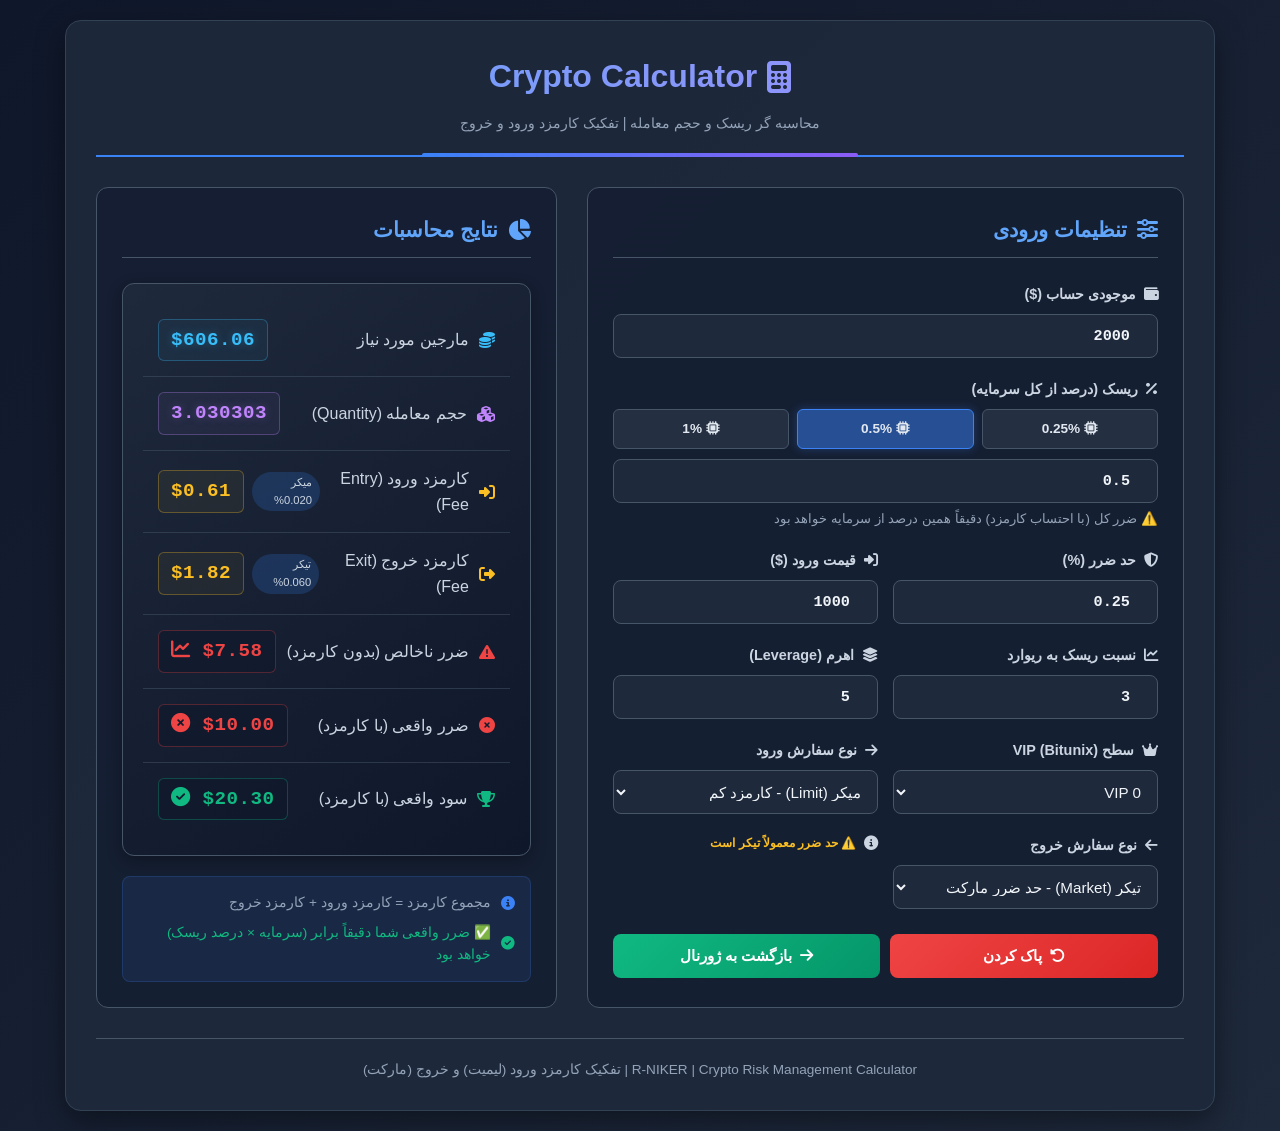
<file: Bob/index.html>
<!DOCTYPE html>
<html lang="fa" dir="rtl">
<head>
    <meta charset="UTF-8">
    <meta name="viewport" content="width=device-width, initial-scale=1.0">
    <title>Crypto Calculator</title>

    <!-- Apple Web App Mode -->
    <meta name="apple-mobile-web-app-capable" content="yes">
    <meta name="apple-mobile-web-app-title" content="Crypto Journal">
    <meta name="apple-mobile-web-app-status-bar-style" content="black-translucent">

    <!-- Apple Touch Icon -->
    <link rel="apple-touch-icon" href="apple-touch-icon.png">

    <!-- Safari macOS favicon -->
    <link rel="icon" type="image/svg+xml" href="./Ton/favicon.svg">
    <link rel="icon" type="image/png" sizes="96x96" href="./Ton/favicon-96x96.png">

    <!-- Safari theme -->
    <meta name="theme-color" content="#0f172a">

    <!-- Font Awesome -->
    <link rel="stylesheet" href="https://cdnjs.cloudflare.com/ajax/libs/font-awesome/6.4.0/css/all.min.css">
    <style>
        * {
            margin: 0;
            padding: 0;
            box-sizing: border-box;
            font-family: 'Segoe UI', Tahoma, Geneva, Verdana, sans-serif;
        }
        
        body {
            background: linear-gradient(135deg, #0f172a 0%, #1e293b 100%);
            color: #f1f5f9;
            line-height: 1.6;
            min-height: 100vh;
            display: flex;
            justify-content: center;
            align-items: center;
            padding: 20px;
        }
        
        .container {
            width: 1150px;
            background-color: rgba(30, 41, 59, 0.95);
            border-radius: 16px;
            box-shadow: 0 10px 30px rgba(0, 0, 0, 0.4);
            padding: 30px;
            border: 1px solid #334155;
        }
        
        header {
            text-align: center;
            margin-bottom: 30px;
            padding-bottom: 20px;
            border-bottom: 2px solid #3b82f6;
            position: relative;
        }
        
        header::after {
            content: '';
            position: absolute;
            bottom: -2px;
            left: 30%;
            width: 40%;
            height: 4px;
            background: linear-gradient(90deg, #3b82f6, #8b5cf6);
            border-radius: 2px;
        }
        
        h1 {
            color: #60a5fa;
            font-size: 2rem;
            margin-bottom: 10px;
            background: linear-gradient(90deg, #60a5fa, #a78bfa);
            -webkit-background-clip: text;
            -webkit-text-fill-color: transparent;
            display: flex;
            align-items: center;
            justify-content: center;
            gap: 10px;
        }
        
        .subtitle {
            color: #94a3b8;
            font-size: 0.9rem;
        }
        
        .main-content {
            display: flex;
            gap: 30px;
            flex-wrap: wrap;
        }
        
        .inputs-section {
            flex: 1.2;
            background: rgba(15, 23, 42, 0.5);
            border-radius: 12px;
            padding: 25px;
            border: 1px solid #475569;
        }
        
        .results-section {
            flex: 0.9;
            background: rgba(15, 23, 42, 0.5);
            border-radius: 12px;
            padding: 25px;
            border: 1px solid #475569;
            display: flex;
            flex-direction: column;
        }
        
        .section-title {
            color: #60a5fa;
            font-size: 1.3rem;
            margin-bottom: 25px;
            padding-bottom: 10px;
            border-bottom: 1px solid #475569;
            display: flex;
            align-items: center;
            gap: 10px;
        }
        
        .input-group {
            margin-bottom: 20px;
        }
        
        label {
            display: flex;
            align-items: center;
            gap: 8px;
            margin-bottom: 8px;
            color: #cbd5e1;
            font-weight: 600;
            font-size: 0.9rem;
        }
        
        input, select {
            width: 100%;
            padding: 12px;
            background-color: #1e293b;
            border: 1px solid #475569;
            border-radius: 8px;
            font-size: 0.95rem;
            color: #f1f5f9;
            transition: all 0.3s;
            height: 44px;
        }
        
        select {
            cursor: pointer;
        }
        
        select option {
            background-color: #1e293b;
        }
        
        input:focus, select:focus {
            outline: none;
            border-color: #3b82f6;
            box-shadow: 0 0 0 3px rgba(59, 130, 246, 0.2);
        }
        
        input[type="number"] {
            font-family: 'Courier New', monospace;
            font-weight: 600;
            direction: ltr;
            text-align: right;
        }
        
        .row {
            display: flex;
            gap: 15px;
            margin-bottom: 20px;
        }
        
        .row .input-group {
            flex: 1;
            margin-bottom: 0;
        }
        
        .risk-buttons {
            display: flex;
            gap: 8px;
            margin-top: 8px;
        }
        
        .risk-btn {
            flex: 1;
            padding: 10px;
            background: rgba(71, 85, 105, 0.3);
            border: 1px solid #475569;
            border-radius: 6px;
            color: #e2e8f0;
            cursor: pointer;
            font-size: 0.85rem;
            font-weight: 600;
            transition: all 0.2s;
            height: 40px;
        }
        
        .risk-btn:hover {
            background: rgba(59, 130, 246, 0.3);
            border-color: #3b82f6;
            transform: translateY(-2px);
        }
        
        .risk-btn-active {
            background: rgba(59, 130, 246, 0.5);
            border-color: #3b82f6;
            box-shadow: 0 0 10px rgba(59, 130, 246, 0.3);
        }
        
        .action-buttons {
            display: flex;
            gap: 10px;
            margin-top: 25px;
        }
        
        .btn {
            flex: 1;
            padding: 12px;
            border: none;
            border-radius: 8px;
            font-size: 0.95rem;
            font-weight: 600;
            cursor: pointer;
            transition: all 0.3s;
            display: flex;
            align-items: center;
            justify-content: center;
            gap: 8px;
            height: 44px;
        }
        
        .btn-primary {
            background: linear-gradient(135deg, #3b82f6, #6366f1);
            color: white;
        }
        
        .btn-primary:hover {
            background: linear-gradient(135deg, #2563eb, #4f46e5);
            transform: translateY(-2px);
            box-shadow: 0 5px 15px rgba(59, 130, 246, 0.3);
        }
        
        .btn-danger {
            background: linear-gradient(135deg, #ef4444, #dc2626);
            color: white;
        }
        
        .btn-danger:hover {
            background: linear-gradient(135deg, #dc2626, #b91c1c);
            transform: translateY(-2px);
            box-shadow: 0 5px 15px rgba(239, 68, 68, 0.3);
        }
        
        .btn-success {
            background: linear-gradient(135deg, #10b981, #059669);
            color: white;
        }
        
        .btn-success:hover {
            background: linear-gradient(135deg, #059669, #047857);
            transform: translateY(-2px);
            box-shadow: 0 5px 15px rgba(16, 185, 129, 0.3);
        }
        
        .result-card {
            background: linear-gradient(145deg, #1e293b, #0f172a);
            border-radius: 12px;
            padding: 20px;
            border: 1px solid #475569;
            box-shadow: 0 5px 15px rgba(0, 0, 0, 0.3);
        }
        
        .result-item {
            display: flex;
            justify-content: space-between;
            align-items: center;
            padding: 15px;
            border-bottom: 1px solid rgba(71, 85, 105, 0.5);
        }
        
        .result-item:last-child {
            border-bottom: none;
        }
        
        .result-label {
            color: #cbd5e1;
            font-size: 1rem;
            display: flex;
            align-items: center;
            gap: 10px;
        }
        
        .result-value {
            font-family: 'Courier New', monospace;
            font-weight: 800;
            font-size: 1.2rem;
            direction: ltr;
            text-align: left;
            transition: all 0.3s ease;
            padding: 5px 12px;
            border-radius: 6px;
            background: rgba(15, 23, 42, 0.5);
            letter-spacing: 0.5px;
        }
        
        .profit {
            color: #10b981;
            border: 1px solid rgba(16, 185, 129, 0.3);
        }
        
        .loss {
            color: #ef4444;
            border: 1px solid rgba(239, 68, 68, 0.3);
        }
        
        .margin-blue {
            color: #38bdf8;
            border: 1px solid rgba(56, 189, 248, 0.3);
            text-shadow: 0 0 10px rgba(56, 189, 248, 0.3);
            background: rgba(56, 189, 248, 0.05);
        }
        
        .quantity-purple {
            color: #c084fc;
            border: 1px solid rgba(192, 132, 252, 0.3);
            text-shadow: 0 0 10px rgba(192, 132, 252, 0.3);
            background: rgba(192, 132, 252, 0.05);
        }
        
        .fee-yellow {
            color: #fbbf24;
            border: 1px solid rgba(251, 191, 36, 0.3);
            background: rgba(251, 191, 36, 0.05);
        }
        
        @keyframes fadeChange {
            0% { opacity: 0.5; transform: scale(0.95); }
            50% { opacity: 1; transform: scale(1.05); }
            100% { opacity: 1; transform: scale(1); }
        }
        
        .value-animate {
            animation: fadeChange 0.3s ease;
        }
        
        .glow-profit {
            box-shadow: 0 0 15px #10b981;
        }
        
        .glow-loss {
            box-shadow: 0 0 15px #ef4444;
        }
        
        .glow-blue {
            box-shadow: 0 0 15px #38bdf8;
        }
        
        .glow-purple {
            box-shadow: 0 0 15px #c084fc;
        }
        
        .badge {
            display: inline-block;
            background: rgba(59, 130, 246, 0.2);
            padding: 2px 8px;
            border-radius: 20px;
            font-size: 0.7rem;
            margin-left: 8px;
        }
        
        footer {
            text-align: center;
            margin-top: 30px;
            padding-top: 20px;
            border-top: 1px solid #475569;
            color: #94a3b8;
            font-size: 0.85rem;
        }
    </style>
</head>
<body>
    <div class="container">
        <header>
            <h1>
                <i class="fas fa-calculator"></i>
                Crypto Calculator
            </h1>
            <p class="subtitle">محاسبه گر ریسک و حجم معامله | تفکیک کارمزد ورود و خروج</p>
        </header>
        
        <div class="main-content">
            <div class="inputs-section">
                <h2 class="section-title">
                    <i class="fas fa-sliders-h"></i>
                    تنظیمات ورودی
                </h2>
                
                <div class="input-group">
                    <label>
                        <i class="fas fa-wallet"></i>
                        موجودی حساب ($)
                    </label>
                    <input type="number" id="capital" value="2000" step="0.01" min="0" inputmode="decimal">
                </div>
                
                <div class="input-group">
                    <label>
                        <i class="fas fa-percentage"></i>
                        ریسک (درصد از کل سرمایه)
                    </label>
                    <div class="risk-buttons">
                        <button class="risk-btn" data-risk="0.25" onclick="setRiskPercent(0.25)">
                            <i class="fas fa-microchip"></i> 0.25%
                        </button>
                        <button class="risk-btn" data-risk="0.5" onclick="setRiskPercent(0.5)">
                            <i class="fas fa-microchip"></i> 0.5%
                        </button>
                        <button class="risk-btn" data-risk="1" onclick="setRiskPercent(1)">
                            <i class="fas fa-microchip"></i> 1%
                        </button>
                    </div>
                    <input type="number" id="riskPercent" value="0.5" step="0.1" min="0" style="margin-top: 10px;" inputmode="decimal">
                    <small style="color:#94a3b8; display:block; margin-top:5px;">⚠️ ضرر کل (با احتساب کارمزد) دقیقاً همین درصد از سرمایه خواهد بود</small>
                </div>
                
                <div class="row">
                    <div class="input-group">
                        <label>
                            <i class="fas fa-shield-alt"></i>
                            حد ضرر (%)
                        </label>
                        <input type="number" id="stop" value="0.25" step="0.01" min="0" inputmode="decimal">
                    </div>
                    
                    <div class="input-group">
                        <label>
                            <i class="fas fa-sign-in-alt"></i>
                            قیمت ورود ($)
                        </label>
                        <input type="number" id="entry" value="1000" step="0.01" min="0" inputmode="decimal">
                    </div>
                </div>
                
                <div class="row">
                    <div class="input-group">
                        <label>
                            <i class="fas fa-chart-line"></i>
                            نسبت ریسک به ریوارد
                        </label>
                        <input type="number" id="rr" value="3" step="0.1" min="0" inputmode="decimal">
                    </div>
                    
                    <div class="input-group">
                        <label>
                            <i class="fas fa-layer-group"></i>
                            اهرم (Leverage)
                        </label>
                        <input type="number" id="leverage" value="5" step="1" min="1" inputmode="decimal">
                    </div>
                </div>
                
                <div class="row">
                    <div class="input-group">
                        <label>
                            <i class="fas fa-crown"></i>
                            سطح VIP (Bitunix)
                        </label>
                        <select id="vipLevel">
                            <option value="vip0">VIP 0</option>
                            <option value="vip1">VIP 1</option>
                            <option value="vip2">VIP 2</option>
                            <option value="vip3">VIP 3</option>
                            <option value="vip4">VIP 4</option>
                            <option value="vip5">VIP 5</option>
                            <option value="vip6">VIP 6</option>
                            <option value="vip7">VIP 7</option>
                        </select>
                    </div>
                    
                    <div class="input-group">
                        <label>
                            <i class="fas fa-arrow-right"></i>
                            نوع سفارش ورود
                        </label>
                        <select id="entryOrderType">
                            <option value="maker" selected>میکر (Limit) - کارمزد کم</option>
                            <option value="taker">تیکر (Market) - کارمزد زیاد</option>
                        </select>
                    </div>
                </div>
                
                <div class="row">
                    <div class="input-group">
                        <label>
                            <i class="fas fa-arrow-left"></i>
                            نوع سفارش خروج
                        </label>
                        <select id="exitOrderType">
                            <option value="maker">میکر (Limit) - حد سود لیمیت</option>
                            <option value="taker" selected>تیکر (Market) - حد ضرر مارکت</option>
                        </select>
                    </div>
                    <div class="input-group">
                        <label>
                            <i class="fas fa-info-circle"></i>
                            <span id="exitHint" style="color:#fbbf24; font-size:0.75rem;">⚠️ حد ضرر معمولاً تیکر است</span>
                        </label>
                        <div style="height:44px;"></div>
                    </div>
                </div>
                
                <div class="action-buttons">
                    <button class="btn btn-danger" onclick="resetAll()">
                        <i class="fas fa-undo-alt"></i>
                        پاک کردن
                    </button>
                    <button class="btn btn-success" onclick="goToJournal()">
                        <i class="fas fa-arrow-right"></i>
                        بازگشت به ژورنال
                    </button>
                </div>
            </div>
            
            <div class="results-section">
                <h2 class="section-title">
                    <i class="fas fa-chart-pie"></i>
                    نتایج محاسبات
                </h2>
                
                <div class="result-card">
                    <div class="result-item">
                        <span class="result-label">
                            <i class="fas fa-coins" style="color: #38bdf8;"></i>
                            مارجین مورد نیاز
                        </span>
                        <span class="result-value margin-blue" id="margin-value">$0.00</span>
                    </div>
                    
                    <div class="result-item">
                        <span class="result-label">
                            <i class="fas fa-cubes" style="color: #c084fc;"></i>
                            حجم معامله (Quantity)
                        </span>
                        <span class="result-value quantity-purple" id="quantity-value">0.000000</span>
                    </div>
                    
                    <div class="result-item">
                        <span class="result-label">
                            <i class="fas fa-sign-in-alt" style="color: #fbbf24;"></i>
                            کارمزد ورود (Entry Fee)
                            <span class="badge" id="entryFeeBadge">میکر 0.02%</span>
                        </span>
                        <span class="result-value fee-yellow" id="entry-fee">$0.00</span>
                    </div>
                    
                    <div class="result-item">
                        <span class="result-label">
                            <i class="fas fa-sign-out-alt" style="color: #fbbf24;"></i>
                            کارمزد خروج (Exit Fee)
                            <span class="badge" id="exitFeeBadge">تیکر 0.06%</span>
                        </span>
                        <span class="result-value fee-yellow" id="exit-fee">$0.00</span>
                    </div>
                    
                    <div class="result-item">
                        <span class="result-label">
                            <i class="fas fa-exclamation-triangle" style="color: #ef4444;"></i>
                            ضرر ناخالص (بدون کارمزد)
                        </span>
                        <span class="result-value loss" id="gross-loss">
                            <i class="fas fa-chart-line"></i> $0.00
                        </span>
                    </div>
                    
                    <div class="result-item">
                        <span class="result-label">
                            <i class="fas fa-times-circle" style="color: #ef4444;"></i>
                            ضرر واقعی (با کارمزد)
                        </span>
                        <span class="result-value loss" id="loss-value">
                            <i class="fas fa-times-circle"></i> $0.00
                        </span>
                    </div>
                    
                    <div class="result-item">
                        <span class="result-label">
                            <i class="fas fa-trophy" style="color: #10b981;"></i>
                            سود واقعی (با کارمزد)
                        </span>
                        <span class="result-value profit" id="profit-value">
                            <i class="fas fa-check-circle"></i> $0.00
                        </span>
                    </div>
                </div>
                
                <div style="margin-top: 20px; padding: 15px; background: rgba(59, 130, 246, 0.1); border-radius: 8px; border: 1px solid rgba(59, 130, 246, 0.2);">
                    <p style="display: flex; align-items: center; gap: 10px; color: #94a3b8; font-size: 0.85rem;">
                        <i class="fas fa-info-circle" style="color: #3b82f6;"></i>
                        مجموع کارمزد = کارمزد ورود + کارمزد خروج
                    </p>
                    <p style="display: flex; align-items: center; gap: 10px; color: #10b981; font-size: 0.85rem; margin-top: 8px;">
                        <i class="fas fa-check-circle" style="color: #10b981;"></i>
                        ✅ ضرر واقعی شما دقیقاً برابر (سرمایه × درصد ریسک) خواهد بود
                    </p>
                </div>
            </div>
        </div>
        
        <footer>
            <p>R-NIKER | Crypto Risk Management Calculator | تفکیک کارمزد ورود (لیمیت) و خروج (مارکت)</p>
        </footer>
    </div>

    <script>
        // دریافت کارمزد بر اساس سطح VIP و نوع سفارش (Bitunix Futures)
        function getFeeRate(vipLevel, orderType) {
            const feeRates = {
                'vip0': { maker: 0.0002, taker: 0.0006 },
                'vip1': { maker: 0.0002, taker: 0.0005 },
                'vip2': { maker: 0.00016, taker: 0.0005 },
                'vip3': { maker: 0.00014, taker: 0.0004 },
                'vip4': { maker: 0.00012, taker: 0.000375 },
                'vip5': { maker: 0.0001, taker: 0.00035 },
                'vip6': { maker: 0.00008, taker: 0.000315 },
                'vip7': { maker: 0.00006, taker: 0.0003 }
            };
            
            const rates = feeRates[vipLevel] || feeRates['vip0'];
            return orderType === 'maker' ? rates.maker : rates.taker;
        }
        
        function getFeePercentDisplay(vipLevel, orderType) {
            const rate = getFeeRate(vipLevel, orderType) * 100;
            return rate.toFixed(3) + '%';
        }
        
        function updateRiskButtonsActive(percent) {
            const buttons = document.querySelectorAll('.risk-btn');
            buttons.forEach(btn => {
                const btnRisk = parseFloat(btn.getAttribute('data-risk'));
                if (Math.abs(btnRisk - percent) < 0.01) {
                    btn.classList.add('risk-btn-active');
                } else {
                    btn.classList.remove('risk-btn-active');
                }
            });
        }
        
        function updateBadges() {
            const vipLevel = document.getElementById('vipLevel').value;
            const entryType = document.getElementById('entryOrderType').value;
            const exitType = document.getElementById('exitOrderType').value;
            
            const entryFeePercent = getFeePercentDisplay(vipLevel, entryType);
            const exitFeePercent = getFeePercentDisplay(vipLevel, exitType);
            
            const entryBadge = document.getElementById('entryFeeBadge');
            const exitBadge = document.getElementById('exitFeeBadge');
            
            entryBadge.innerHTML = (entryType === 'maker' ? 'میکر' : 'تیکر') + ' ' + entryFeePercent;
            exitBadge.innerHTML = (exitType === 'maker' ? 'میکر' : 'تیکر') + ' ' + exitFeePercent;
        }
        
        function moveCursorToEnd(element) {
            if (element && element.value) {
                const value = element.value;
                element.value = '';
                element.value = value;
            }
        }
        
        function fixDecimalInput(value) {
            if (value === '') return '';
            if (value.startsWith('.')) {
                return '0' + value;
            }
            return value;
        }
        
        document.addEventListener('DOMContentLoaded', function() {
            const fields = ['capital', 'riskPercent', 'stop', 'entry', 'rr', 'leverage', 'vipLevel', 'entryOrderType', 'exitOrderType'];
            
            fields.forEach(id => {
                const element = document.getElementById(id);
                const saved = localStorage.getItem('calc_' + id);
                
                if (saved !== null && element.tagName !== 'SELECT') {
                    element.value = saved;
                } else if (saved !== null && element.tagName === 'SELECT') {
                    element.value = saved;
                }
                
                if (element.tagName !== 'SELECT') {
                    element.addEventListener('click', function(e) {
                        moveCursorToEnd(this);
                    });
                    
                    element.addEventListener('touchstart', function(e) {
                        setTimeout(() => {
                            moveCursorToEnd(this);
                        }, 10);
                    });
                }
                
                element.addEventListener('input', function(e) {
                    if (element.tagName !== 'SELECT') {
                        let newValue = fixDecimalInput(e.target.value);
                        if (newValue !== e.target.value) {
                            e.target.value = newValue;
                        }
                        localStorage.setItem('calc_' + id, e.target.value);
                    } else {
                        localStorage.setItem('calc_' + id, e.target.value);
                    }
                    updateBadges();
                    calculate();
                });
                
                element.addEventListener('change', function(e) {
                    if (element.tagName === 'SELECT') {
                        localStorage.setItem('calc_' + id, e.target.value);
                    }
                    updateBadges();
                    calculate();
                });
                
                element.addEventListener('blur', function(e) {
                    if (element.tagName !== 'SELECT') {
                        let val = e.target.value;
                        if (val !== '' && !isNaN(val) && val !== '-') {
                            let num = parseFloat(val);
                            if (!isNaN(num)) {
                                e.target.value = num.toString();
                            }
                        }
                    }
                });
            });
            
            const riskPercentInput = document.getElementById('riskPercent');
            if (riskPercentInput) {
                riskPercentInput.addEventListener('input', function() {
                    const val = parseFloat(this.value) || 0;
                    updateRiskButtonsActive(val);
                });
            }
            
            updateBadges();
            calculate();
        });
        
        function setRiskPercent(percent) {
            document.getElementById('riskPercent').value = percent;
            localStorage.setItem('calc_riskPercent', percent);
            updateRiskButtonsActive(percent);
            calculate();
        }
        
        function calculate() {
            const capital = parseFloat(document.getElementById('capital').value) || 0;
            const riskPercent = parseFloat(document.getElementById('riskPercent').value) || 0;
            const stopPercent = parseFloat(document.getElementById('stop').value) || 0;
            const rr = parseFloat(document.getElementById('rr').value) || 0;
            const leverage = parseFloat(document.getElementById('leverage').value) || 1;
            const entry = parseFloat(document.getElementById('entry').value) || 0;
            const vipLevel = document.getElementById('vipLevel').value;
            const entryOrderType = document.getElementById('entryOrderType').value;
            const exitOrderType = document.getElementById('exitOrderType').value;
            
            const stop = stopPercent / 100;
            const entryFee = getFeeRate(vipLevel, entryOrderType);
            const exitFee = getFeeRate(vipLevel, exitOrderType);
            const totalFees = entryFee + exitFee;
            
            if (capital <= 0 || riskPercent <= 0 || stop <= 0 || entry <= 0) {
                updateValue('margin-value', '$0.00', 'margin-blue', 'glow-blue');
                updateValue('quantity-value', '0.000000', 'quantity-purple', 'glow-purple');
                updateElementText('entry-fee', '$0.00');
                updateElementText('exit-fee', '$0.00');
                updateElementText('gross-loss', '$0.00');
                updateLossValue('$0.00');
                updateProfitValue('$0.00');
                return;
            }
            
            // ریسک کل به دلار
            const riskAmount = capital * (riskPercent / 100);
            
            // محاسبه حجم معامله: riskAmount = position × stop + position × (entryFee + exitFee)
            // position = riskAmount / (stop + entryFee + exitFee)
            const position = riskAmount / (stop + totalFees);
            const margin = position / leverage;
            const entryFeeAmount = position * entryFee;
            const exitFeeAmount = position * exitFee;
            const grossLoss = position * stop;
            const totalLoss = grossLoss + entryFeeAmount + exitFeeAmount;
            const grossProfit = position * stop * rr;
            const netProfit = grossProfit - (entryFeeAmount + exitFeeAmount);
            const quantity = position / entry;
            
            updateValue('margin-value', '$' + margin.toFixed(2), 'margin-blue', 'glow-blue');
            updateValue('quantity-value', quantity.toFixed(6), 'quantity-purple', 'glow-purple');
            updateElementText('entry-fee', '$' + entryFeeAmount.toFixed(2));
            updateElementText('exit-fee', '$' + exitFeeAmount.toFixed(2));
            updateElementText('gross-loss', '$' + grossLoss.toFixed(2));
            updateLossValue('$' + totalLoss.toFixed(2));
            updateProfitValue('$' + netProfit.toFixed(2));
        }
        
        function updateElementText(id, value) {
            const el = document.getElementById(id);
            if (el) {
                let displayValue = value;
                if (el.id === 'gross-loss') {
                    displayValue = '<i class="fas fa-chart-line"></i> ' + value;
                }
                if (el.innerHTML !== displayValue) {
                    el.innerHTML = displayValue;
                    el.classList.add('value-animate');
                    setTimeout(() => el.classList.remove('value-animate'), 400);
                }
            }
        }
        
        function updateLossValue(value) {
            const lossEl = document.getElementById('loss-value');
            const lossText = '<i class="fas fa-times-circle"></i> ' + value;
            if (lossEl.innerHTML !== lossText) {
                lossEl.innerHTML = lossText;
                lossEl.classList.add('value-animate', 'glow-loss');
                setTimeout(() => lossEl.classList.remove('value-animate', 'glow-loss'), 400);
            }
        }
        
        function updateProfitValue(value) {
            const profitEl = document.getElementById('profit-value');
            const profitText = '<i class="fas fa-check-circle"></i> ' + value;
            if (profitEl.innerHTML !== profitText) {
                profitEl.innerHTML = profitText;
                profitEl.classList.add('value-animate', 'glow-profit');
                setTimeout(() => profitEl.classList.remove('value-animate', 'glow-profit'), 400);
            }
        }
        
        function updateValue(id, value, className, glowClass) {
            const el = document.getElementById(id);
            if (el && el.textContent !== value) {
                el.textContent = value;
                el.className = 'result-value ' + className;
                el.classList.add('value-animate', glowClass);
                setTimeout(() => {
                    el.classList.remove('value-animate', glowClass);
                }, 400);
            }
        }
        
        function resetAll() {
            document.getElementById('capital').value = '2000';
            document.getElementById('riskPercent').value = '0.5';
            document.getElementById('stop').value = '0.25';
            document.getElementById('entry').value = '1000';
            document.getElementById('rr').value = '3';
            document.getElementById('leverage').value = '5';
            document.getElementById('vipLevel').value = 'vip0';
            document.getElementById('entryOrderType').value = 'maker';
            document.getElementById('exitOrderType').value = 'taker';
            
            const fields = ['capital', 'riskPercent', 'stop', 'entry', 'rr', 'leverage', 'vipLevel', 'entryOrderType', 'exitOrderType'];
            fields.forEach(id => {
                localStorage.removeItem('calc_' + id);
            });
            
            fields.forEach(id => {
                localStorage.setItem('calc_' + id, document.getElementById(id).value);
            });
            
            updateRiskButtonsActive(0.5);
            updateBadges();
            calculate();
            showNotification('مقادیر به حالت پیش‌فرض بازگشتند', 'success');
        }
        
        function goToJournal() {
            window.location.href = '../index.html';
        }
        
        function showNotification(message, type = 'info') {
            const notification = document.createElement('div');
            notification.textContent = message;
            notification.style.position = 'fixed';
            notification.style.top = '20px';
            notification.style.left = '50%';
            notification.style.transform = 'translateX(-50%)';
            notification.style.padding = '12px 20px';
            notification.style.borderRadius = '8px';
            notification.style.zIndex = '10000';
            notification.style.fontWeight = '600';
            notification.style.boxShadow = '0 5px 15px rgba(0, 0, 0, 0.3)';
            
            if (type === 'success') {
                notification.style.backgroundColor = '#10b981';
                notification.style.color = 'white';
            } else if (type === 'warning') {
                notification.style.backgroundColor = '#f59e0b';
                notification.style.color = '#78350f';
            } else if (type === 'error') {
                notification.style.backgroundColor = '#ef4444';
                notification.style.color = 'white';
            } else {
                notification.style.backgroundColor = '#3b82f6';
                notification.style.color = 'white';
            }
            
            document.body.appendChild(notification);
            
            setTimeout(() => {
                notification.style.opacity = '0';
                notification.style.transition = 'opacity 0.5s';
                setTimeout(() => {
                    if (notification.parentNode) {
                        notification.parentNode.removeChild(notification);
                    }
                }, 500);
            }, 3000);
        }
        
        window.addEventListener('load', function() {
            const inputs = document.querySelectorAll('input, select');
            inputs.forEach(input => {
                input.addEventListener('input', calculate);
                if (input.tagName === 'SELECT') {
                    input.addEventListener('change', calculate);
                }
            });
            updateRiskButtonsActive(0.5);
        });
    </script>
</body>
</html>
</file>
